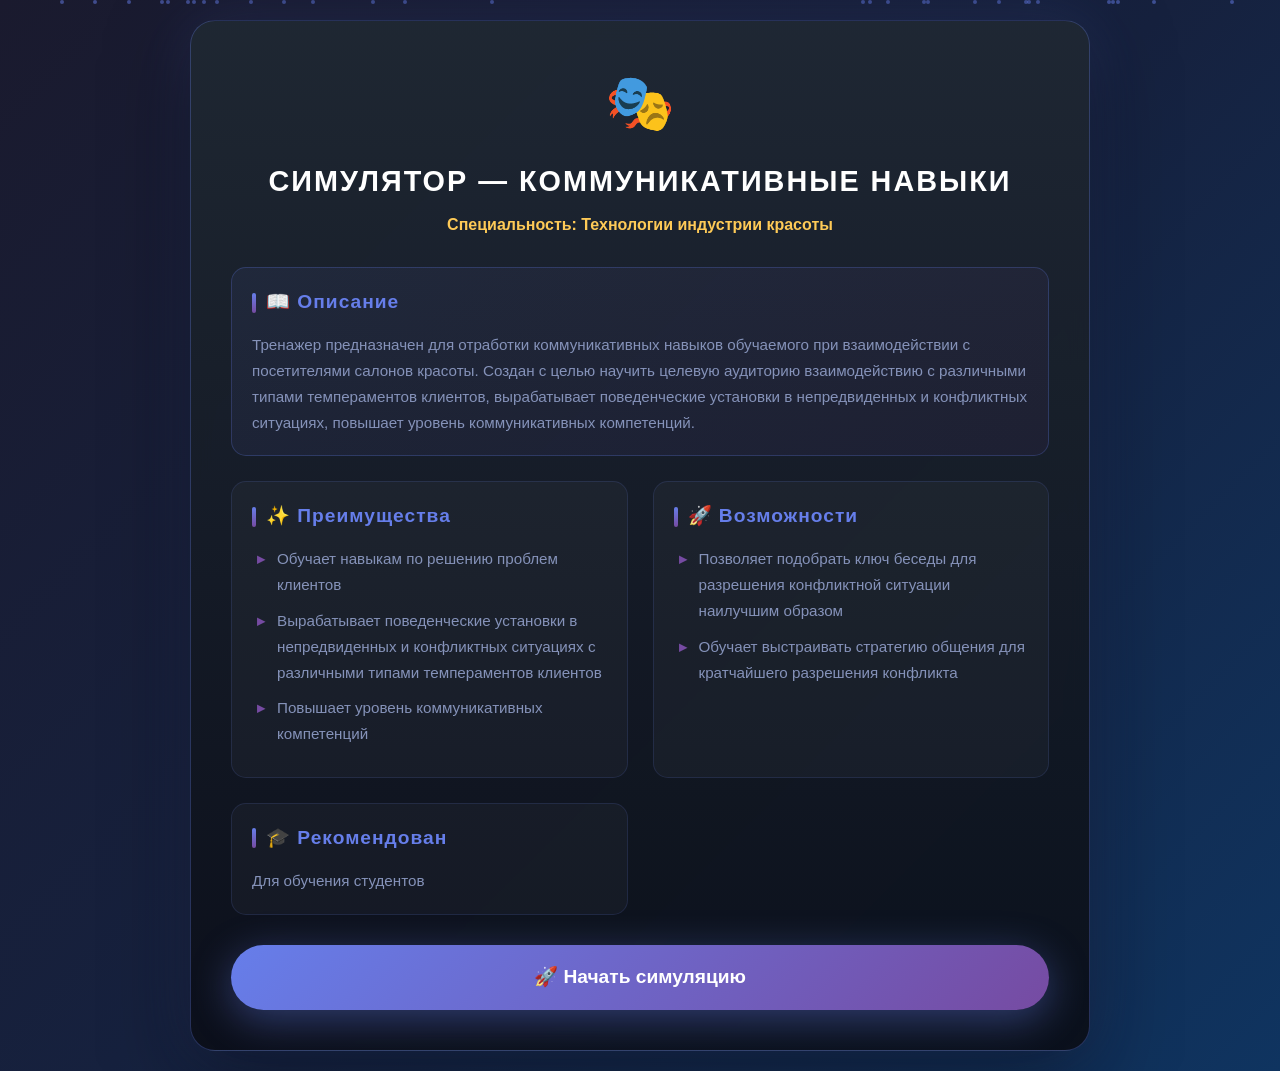
<file: index.html>
<!DOCTYPE html>
<html lang="ru">
<head>
    <meta charset="UTF-8">
    <meta name="viewport" content="width=device-width, initial-scale=1.0, maximum-scale=1.0, user-scalable=no">
    <meta name="theme-color" content="#1a1a2e">
    <meta name="mobile-web-app-capable" content="yes">
    <meta name="apple-mobile-web-app-capable" content="yes">
    <meta name="apple-mobile-web-app-status-bar-style" content="black-translucent">
    <meta name="description" content="Симулятор коммуникативных навыков для индустрии красоты">
    <link rel="icon" type="image/svg+xml" href="favicon.svg">
    <link rel="apple-touch-icon" href="favicon.svg">
    <title>Симулятор — Коммуникативные навыки</title>
    <style>
        :root {
            --bg-primary: #1a1a2e;
            --bg-secondary: #16213e;
            --bg-tertiary: #0f3460;
            --accent-primary: #667eea;
            --accent-secondary: #764ba2;
            --text-primary: #ffffff;
            --text-secondary: #8592b9;
            --text-gold: #feca57;
        }

        * {
            margin: 0;
            padding: 0;
            box-sizing: border-box;
        }

        html {
            font-size: 16px;
            -webkit-text-size-adjust: 100%;
            background: #0f0c29;
        }

        body {
            font-family: -apple-system, BlinkMacSystemFont, 'Segoe UI', Tahoma, Geneva, Verdana, sans-serif;
            background: linear-gradient(135deg, var(--bg-primary) 0%, var(--bg-secondary) 50%, var(--bg-tertiary) 100%);
            background-color: var(--bg-primary);
            min-height: 100vh;
            min-height: -webkit-fill-available;
            display: flex;
            justify-content: center;
            align-items: center;
            padding: 20px;
            overflow-y: auto;
            line-height: 1.5;
        }

        .particles {
            position: fixed;
            top: 0;
            left: 0;
            width: 100%;
            height: 100%;
            pointer-events: none;
            overflow: hidden;
            z-index: 0;
        }

        .particle {
            position: absolute;
            width: 4px;
            height: 4px;
            background: rgba(102, 126, 234, 0.5);
            border-radius: 50%;
            animation: float 15s infinite;
        }

        @keyframes float {
            0%, 100% {
                transform: translateY(100vh) rotate(0deg);
                opacity: 0;
            }
            10% { opacity: 1; }
            90% { opacity: 1; }
            100% {
                transform: translateY(-100vh) rotate(720deg);
                opacity: 0;
            }
        }

        .container {
            background: linear-gradient(180deg, rgba(31, 40, 51, 0.95) 0%, rgba(11, 15, 25, 0.95) 100%);
            border-radius: 25px;
            box-shadow: 0 25px 80px rgba(0, 0, 0, 0.5),
                        0 0 60px rgba(102, 126, 234, 0.2);
            border: 1px solid rgba(102, 126, 234, 0.3);
            max-width: 900px;
            width: 100%;
            padding: clamp(25px, 5vw, 40px);
            z-index: 1;
            animation: slideUp 0.8s ease-out;
            backdrop-filter: blur(10px);
        }

        @keyframes slideUp {
            from {
                opacity: 0;
                transform: translateY(50px);
            }
            to {
                opacity: 1;
                transform: translateY(0);
            }
        }

        .header {
            text-align: center;
            margin-bottom: 30px;
        }

        .logo {
            font-size: clamp(2.5rem, 6vw, 3.5rem);
            margin-bottom: 15px;
            animation: pulse 2s ease-in-out infinite;
        }

        @keyframes pulse {
            0%, 100% { transform: scale(1); }
            50% { transform: scale(1.1); }
        }

        h1 {
            color: var(--text-primary);
            font-size: clamp(1.3rem, 4vw, 1.8rem);
            margin-bottom: 10px;
            font-weight: 700;
            letter-spacing: 2px;
            text-transform: uppercase;
        }

        .specialty {
            color: var(--text-gold);
            font-size: clamp(0.85rem, 2vw, 1rem);
            font-weight: 600;
            margin-top: 8px;
        }

        .content-grid {
            display: grid;
            grid-template-columns: repeat(auto-fit, minmax(280px, 1fr));
            gap: 25px;
            margin-bottom: 30px;
        }

        .section {
            background: rgba(255, 255, 255, 0.03);
            border: 1px solid rgba(102, 126, 234, 0.15);
            border-radius: 15px;
            padding: 20px;
            transition: all 0.3s ease;
        }

        .section:hover {
            background: rgba(102, 126, 234, 0.08);
            border-color: rgba(102, 126, 234, 0.4);
            transform: translateY(-3px);
        }

        .section h2 {
            color: var(--accent-primary);
            font-size: clamp(1rem, 2.5vw, 1.2rem);
            margin-bottom: 15px;
            font-weight: 700;
            letter-spacing: 1px;
            display: flex;
            align-items: center;
            gap: 10px;
        }

        .section h2::before {
            content: '';
            width: 4px;
            height: 20px;
            background: linear-gradient(180deg, var(--accent-primary), var(--accent-secondary));
            border-radius: 2px;
        }

        .section p, .section li {
            color: var(--text-secondary);
            font-size: clamp(0.85rem, 2vw, 0.95rem);
            line-height: 1.7;
        }

        .section ul {
            list-style: none;
            padding-left: 5px;
        }

        .section li {
            margin-bottom: 10px;
            padding-left: 20px;
            position: relative;
        }

        .section li::before {
            content: '▸';
            position: absolute;
            left: 0;
            color: var(--accent-secondary);
            font-weight: bold;
        }

        .description-full {
            grid-column: 1 / -1;
            background: linear-gradient(135deg, rgba(102, 126, 234, 0.08) 0%, rgba(118, 75, 162, 0.08) 100%);
            border-color: rgba(102, 126, 234, 0.25);
        }

        .start-btn {
            background: linear-gradient(135deg, var(--accent-primary) 0%, var(--accent-secondary) 100%);
            color: var(--text-primary);
            border: none;
            border-radius: 50px;
            padding: clamp(14px, 4vw, 18px) clamp(40px, 10vw, 80px);
            font-size: clamp(1rem, 3vw, 1.2rem);
            font-weight: bold;
            cursor: pointer;
            transition: all 0.3s ease;
            display: block;
            margin: 0 auto;
            box-shadow: 0 10px 40px rgba(102, 126, 234, 0.4);
            text-decoration: none;
            text-align: center;
            will-change: transform, box-shadow;
        }

        .start-btn:hover {
            transform: translateY(-3px) scale(1.05);
            box-shadow: 0 15px 50px rgba(102, 126, 234, 0.6);
        }

        .start-btn:active {
            transform: translateY(-1px) scale(1.03);
        }

        .start-btn:focus {
            outline: 3px solid rgba(102, 126, 234, 0.5);
            outline-offset: 3px;
        }

        @media (max-width: 600px) {
            .content-grid {
                grid-template-columns: 1fr;
            }

            .description-full {
                grid-column: 1;
            }
        }

        @media (prefers-reduced-motion: reduce) {
            *, *::before, *::after {
                animation-duration: 0.01ms !important;
                transition-duration: 0.01ms !important;
            }
            .particles { display: none; }
        }

        @media print {
            body { background: white; padding: 0; }
            .particles, .start-btn { display: none; }
            .container { box-shadow: none; border: 1px solid #ccc; }
        }
    </style>
</head>
<body>
    <div class="particles" id="particles" aria-hidden="true"></div>

    <main class="container" role="main">
        <header class="header">
            <div class="logo" aria-label="Логотип">🎭</div>
            <h1>Симулятор — Коммуникативные навыки</h1>
            <p class="specialty">Специальность: Технологии индустрии красоты</p>
        </header>

        <div class="content-grid">
            <section class="section description-full">
                <h2>📖 Описание</h2>
                <p>Тренажер предназначен для отработки коммуникативных навыков обучаемого при взаимодействии с посетителями салонов красоты. Создан с целью научить целевую аудиторию взаимодействию с различными типами темпераментов клиентов, вырабатывает поведенческие установки в непредвиденных и конфликтных ситуациях, повышает уровень коммуникативных компетенций.</p>
            </section>

            <section class="section">
                <h2>✨ Преимущества</h2>
                <ul>
                    <li>Обучает навыкам по решению проблем клиентов</li>
                    <li>Вырабатывает поведенческие установки в непредвиденных и конфликтных ситуациях с различными типами темпераментов клиентов</li>
                    <li>Повышает уровень коммуникативных компетенций</li>
                </ul>
            </section>

            <section class="section">
                <h2>🚀 Возможности</h2>
                <ul>
                    <li>Позволяет подобрать ключ беседы для разрешения конфликтной ситуации наилучшим образом</li>
                    <li>Обучает выстраивать стратегию общения для кратчайшего разрешения конфликта</li>
                </ul>
            </section>

            <section class="section">
                <h2>🎓 Рекомендован</h2>
                <p>Для обучения студентов</p>
            </section>
        </div>

        <a href="start.html" class="start-btn" role="button" aria-label="Начать симуляцию">
            🚀 Начать симуляцию
        </a>
    </main>

    <script>
        function createParticles() {
            const container = document.getElementById('particles');
            if (window.matchMedia('(prefers-reduced-motion: reduce)').matches) return;

            const isMobile = window.innerWidth < 600;
            const particleCount = isMobile ? 15 : 30;

            for (let i = 0; i < particleCount; i++) {
                const particle = document.createElement('div');
                particle.className = 'particle';
                particle.style.left = Math.random() * 100 + '%';
                particle.style.animationDelay = Math.random() * 15 + 's';
                particle.style.animationDuration = (Math.random() * 10 + 10) + 's';
                container.appendChild(particle);
            }
        }

        if (document.readyState === 'loading') {
            document.addEventListener('DOMContentLoaded', createParticles);
        } else {
            createParticles();
        }

        document.addEventListener('visibilitychange', function() {
            const particles = document.querySelectorAll('.particle');
            particles.forEach(p => p.style.animationPlayState = document.hidden ? 'paused' : 'running');
        });
    </script>
</body>
</html>
</file>
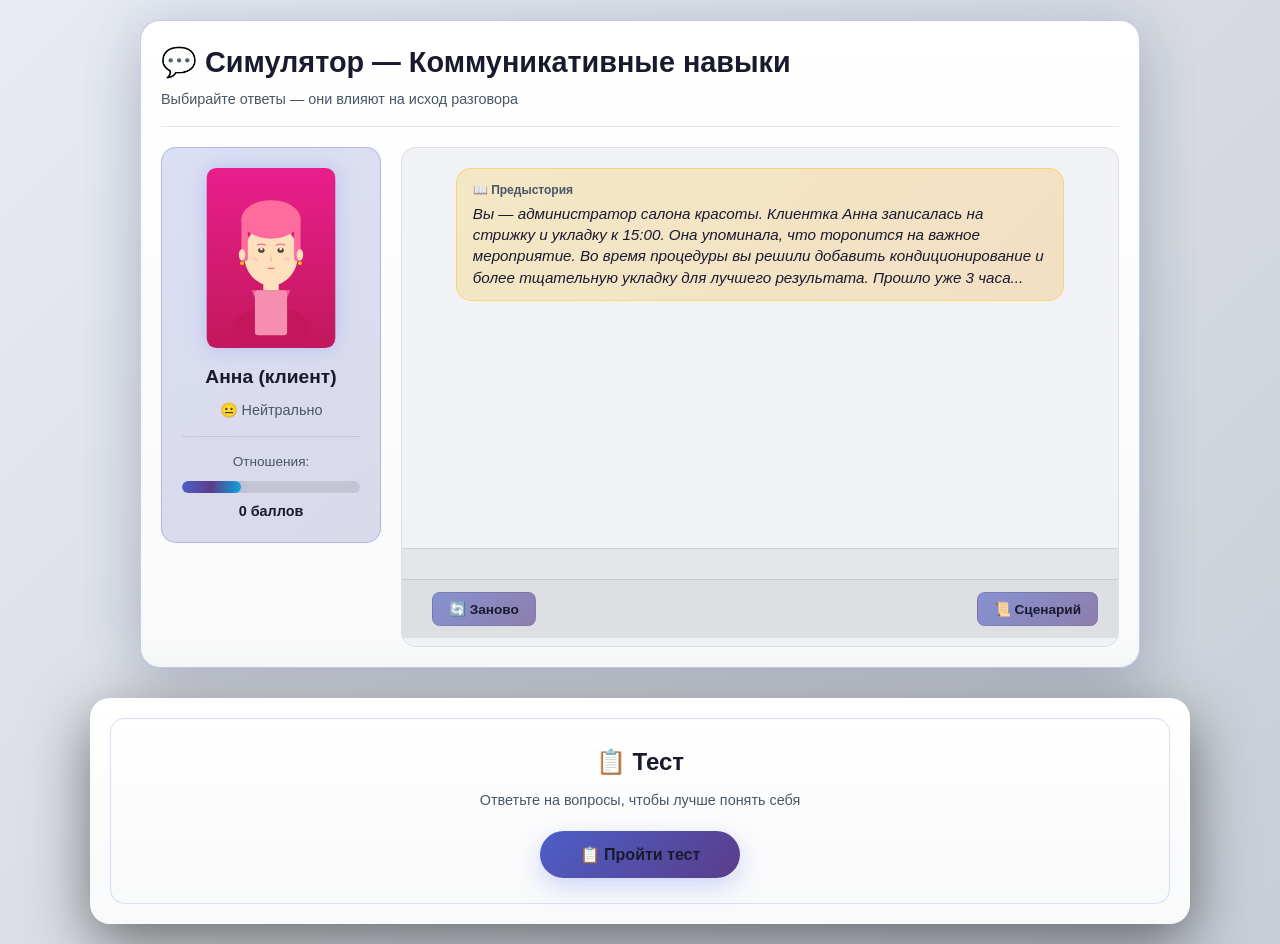
<file: start.html>
<!DOCTYPE html>
<html lang="ru">
<head>
    <meta charset="UTF-8">
    <meta name="viewport" content="width=device-width, initial-scale=1.0, maximum-scale=1.0, user-scalable=no, viewport-fit=cover">
    <meta name="theme-color" content="#1a1a2e">
    <meta name="mobile-web-app-capable" content="yes">
    <meta name="apple-mobile-web-app-capable" content="yes">
    <meta name="apple-mobile-web-app-status-bar-style" content="black-translucent">
    <meta name="format-detection" content="telephone=no">
    <link rel="icon" type="image/svg+xml" href="./favicon.svg">
    <link rel="shortcut icon" type="image/svg+xml" href="./favicon.svg">
    <link rel="apple-touch-icon" href="./favicon.svg">
    <title>Симулятор — Коммуникативные навыки</title>
    <link rel="stylesheet" href="style.css?v=4">
</head>
<body>
    <div class="messenger-container">
        <header class="messenger-header">
            <div class="header-content">
                <h1>💬 Симулятор — Коммуникативные навыки</h1>
                <p class="subtitle">Выбирайте ответы — они влияют на исход разговора</p>
            </div>
        </header>

        <div class="chat-area">
            <div class="npc-panel">
                <div class="npc-avatar-large" id="npc-avatar-container"></div>
                <div class="npc-info">
                    <div class="npc-name" id="npc-name">Собеседник</div>
                    <div class="npc-mood" id="npc-mood">😊 Нейтрально</div>
                </div>
                <div class="relationship-display">
                    <span>Отношения:</span>
                    <div class="mini-meter">
                        <div class="mini-fill" id="relationship-meter"></div>
                    </div>
                    <span id="relationship-value">50%</span>
                </div>
            </div>

            <div class="chat-window">
                <div class="chat-messages" id="chat-messages"></div>

                <div class="chat-input-area">
                    <div class="choices-container" id="choices-container"></div>
                </div>

                <div class="chat-footer">
                    <button class="btn btn-restart" id="restart-btn">🔄 Заново</button>
                    <button class="btn btn-scenario" id="scenario-btn">📜 Сценарий</button>
                </div>
            </div>
        </div>

        <div class="scenario-selector" id="scenario-selector">
            <h3>Выберите сценарий:</h3>
            <div class="scenario-options">
                <button class="scenario-option" data-scenario="duration">⏱️ Недовольство длительностью процедуры</button>
                <button class="scenario-option" data-scenario="haircut">✂️ Недовольство результатом стрижки</button>
                <button class="scenario-option" data-scenario="manicure">💅 Отслойка покрытия после маникюра</button>
                <button class="scenario-option" data-scenario="nailDesign">💅 Конфликт из-за несогласованного дизайна</button>
                <button class="scenario-option" data-scenario="clientRedistribution">👥 Конфликт из-за перераспределения клиентов</button>
                <button class="scenario-option" data-scenario="equipmentDispute">🔥 Спор из-за оборудования</button>
                <button class="scenario-option" data-scenario="clientLate">⏰ Спор из-за опоздания клиента</button>
            </div>
        </div>
    </div>

    <div class="test-section" id="test-section">
        <div class="test-container">
            <h2>📋 Тест</h2>
            <p class="test-description">Ответьте на вопросы, чтобы лучше понять себя</p>
            <div class="test-questions" id="test-questions"></div>
            <button class="btn btn-test" id="show-test-btn">📋 Пройти тест</button>
            <button class="btn btn-submit" id="submit-test-btn">✅ Показать результат</button>
        </div>

        <div class="test-result" id="test-result">
            <h3>📊 Результаты теста</h3>
            <div id="result-content"></div>
            <button class="btn btn-restart" id="restart-test-btn">🔄 Пройти заново</button>
        </div>
    </div>

    <div class="ending-modal" id="ending-modal">
        <div class="ending-content">
            <h2 id="ending-title">🎉 Отличная концовка!</h2>
            <p id="ending-text">Текст концовки</p>
            <p class="ending-stats"><strong>Итоговые отношения: <span id="ending-relationship">50%</span></strong></p>
            <div class="ending-buttons">
                <button class="btn btn-restart" id="ending-restart-btn">🔄 Сыграть снова</button>
                <button class="btn btn-scenario" id="ending-scenario-btn">📜 Другой сценарий</button>
            </div>
        </div>
    </div>

    <script src="dialogues.js?v=13" charset="UTF-8"></script>
    <script src="script.js?v=11" charset="UTF-8"></script>
    <script charset="UTF-8">
        document.addEventListener('DOMContentLoaded', function() {
            const testQuestions = [
            { id: 1, text: "Я думаю, что меня недооценивают в коллективе" },
            { id: 2, text: "Я стараюсь работать, учиться, даже если бываю не совсем здоров" },
            { id: 3, text: "Я переживаю за качество своей работы" },
            { id: 4, text: "Я бываю, настроен агрессивно" },
            { id: 5, text: "Я не терплю критики в свой адрес" },
            { id: 6, text: "Я бываю раздражителен" },
            { id: 7, text: "Я стараюсь быть лидером там, где это возможно" },
            { id: 8, text: "Меня считают человеком настойчивым и напористым" },
            { id: 9, text: "Я страдаю бессонницей" },
            { id: 10, text: "Своим недругам я могу дать отпор" },
            { id: 11, text: "Я эмоционально и болезненно переживаю неприятности" },
            { id: 12, text: "У меня не хватает времени на отдых" },
            { id: 13, text: "У меня возникают конфликтные ситуации" },
            { id: 14, text: "Мне недостает власти, чтобы реализовать себя" },
            { id: 15, text: "У меня не хватает времени, чтобы заняться любимым делом" },
            { id: 16, text: "Я все делаю быстро" },
            { id: 17, text: "Я испытываю страх, что не поступлю в институт" },
            { id: 18, text: "Я действую сгоряча, а затем переживаю за свои дела и поступки" }
        ];

        const answerOptions = [
            { value: 1, text: "редко" },
            { value: 2, text: "иногда" },
            { value: 3, text: "часто" }
        ];

        let testAnswers = {};
        let currentQuestionIndex = 0;

        const testQuestionsContainer = document.getElementById('test-questions');
        const showTestBtn = document.getElementById('show-test-btn');
        const submitTestBtn = document.getElementById('submit-test-btn');
        const testResult = document.getElementById('test-result');
        const resultContent = document.getElementById('result-content');
        const restartTestBtn = document.getElementById('restart-test-btn');

        function renderQuestion(index) {
            testQuestionsContainer.innerHTML = '';
            if (index >= testQuestions.length) {
                submitTestBtn.classList.add('active');
                return;
            }
            const q = testQuestions[index];
            const questionDiv = document.createElement('div');
            questionDiv.className = 'test-question';
            questionDiv.style.animation = 'slideUp 0.3s ease';
            const questionText = document.createElement('p');
            questionText.className = 'question-text';
            questionText.textContent = `${index + 1}. ${q.text}`;
            const answersDiv = document.createElement('div');
            answersDiv.className = 'question-answers';
            answerOptions.forEach(opt => {
                const label = document.createElement('label');
                label.className = 'answer-option';
                const radio = document.createElement('input');
                radio.type = 'radio';
                radio.name = `question-${q.id}`;
                radio.value = opt.value;
                radio.addEventListener('change', () => {
                    testAnswers[q.id] = opt.value;
                    setTimeout(() => {
                        currentQuestionIndex++;
                        renderQuestion(currentQuestionIndex);
                    }, 300);
                });
                const span = document.createElement('span');
                span.textContent = opt.text;
                label.appendChild(radio);
                label.appendChild(span);
                answersDiv.appendChild(label);
            });
            const progressDiv = document.createElement('div');
            progressDiv.className = 'test-progress';
            progressDiv.textContent = `Вопрос ${index + 1} из ${testQuestions.length}`;
            questionDiv.appendChild(progressDiv);
            questionDiv.appendChild(questionText);
            questionDiv.appendChild(answersDiv);
            testQuestionsContainer.appendChild(questionDiv);
        }

        function initTest() {
            testAnswers = {};
            currentQuestionIndex = 0;
            renderQuestion(0);
            testResult.classList.remove('active');
        }

        if (showTestBtn) {
            showTestBtn.addEventListener('click', () => {
                testQuestionsContainer.classList.add('active');
                showTestBtn.classList.add('hidden');
                submitTestBtn.classList.remove('active');
                initTest();
            });
        }

        if (submitTestBtn) {
            submitTestBtn.addEventListener('click', () => {
                showTestResult();
            });
        }

        function showTestResult() {
            let totalScore = 0;
            Object.values(testAnswers).forEach(value => {
                totalScore += value;
            });
            const maxScore = testQuestions.length * 3;
            const percentage = (totalScore / maxScore) * 100;
            let resultText, resultColor, recommendation;
            if (percentage <= 40) {
                resultText = "Низкий уровень стресса";
                resultColor = "#48dbfb";
                recommendation = "У вас отличное эмоциональное состояние! Продолжайте в том же духе.";
            } else if (percentage <= 60) {
                resultText = "Средний уровень стресса";
                resultColor = "#feca57";
                recommendation = "Умеренный уровень напряжения. Рекомендуется больше отдыхать и находить время для себя.";
            } else if (percentage <= 75) {
                resultText = "Повышенный уровень стресса";
                resultColor = "#ff9f43";
                recommendation = "Вам стоит обратить внимание на своё состояние. Рассмотрите возможность отдыха, медитации или консультации со специалистом.";
            } else {
                resultText = "Высокий уровень стресса";
                resultColor = "#ff6b6b";
                recommendation = "Рекомендуется обратиться к специалисту для получения профессиональной поддержки.";
            }
            resultContent.innerHTML = `
                <div class="result-score">
                    <p><strong>Суммарный балл:</strong> ${totalScore} из ${maxScore}</p>
                    <p><strong>Процент:</strong> ${Math.round(percentage)}%</p>
                </div>
                <div class="result-diagnosis" style="color: ${resultColor}">
                    <h4>${resultText}</h4>
                </div>
                <div class="result-recommendation">
                    <p>${recommendation}</p>
                </div>
            `;
            testResult.classList.add('active');
            testQuestionsContainer.classList.remove('active');
            submitTestBtn.classList.remove('active');
        }

        if (restartTestBtn) {
            restartTestBtn.addEventListener('click', () => {
                testResult.classList.remove('active');
                testQuestionsContainer.classList.add('active');
                submitTestBtn.classList.remove('active');
                showTestBtn.classList.remove('hidden');
                initTest();
            });
        }
    });
    </script>
</body>
</html>
</file>
<file: style.css>
/* ===== CSS Переменные ===== */
:root {
    --bg-primary: #1a1a2e;
    --bg-secondary: #16213e;
    --bg-gradient: #0f0c29;
    --bg-gradient-mid: #302b63;
    --bg-gradient-end: #24243e;
    --accent-primary: #667eea;
    --accent-secondary: #764ba2;
    --accent-cyan: #48dbfb;
    --text-primary: #ffffff;
    --text-secondary: #888888;
    --text-muted: #667;
    --border-light: rgba(255, 255, 255, 0.1);
    --border-accent: rgba(102, 126, 234, 0.3);
}

/* ===== iOS Safari фиксы ===== */
@supports (-webkit-touch-callout: none) {
    body {
        background: #0f0c29;
    }
    
    .messenger-container {
        background: #1a1a2e;
    }
    
    .chat-window {
        background: rgba(20, 20, 35, 0.9);
    }
    
    .npc-panel {
        background: rgba(102, 126, 234, 0.15);
    }
}

/* ===== Базовые стили ===== */
* {
    margin: 0;
    padding: 0;
    box-sizing: border-box;
}

/* Фикс для iOS Safari - предотвращаем белый экран */
html {
    background: #0f0c29;
}

html {
    font-size: 16px;
    -webkit-text-size-adjust: 100%;
    -webkit-font-smoothing: antialiased;
    -moz-osx-font-smoothing: grayscale;
}

body {
    font-family: -apple-system, BlinkMacSystemFont, 'Segoe UI', Tahoma, Geneva, Verdana, sans-serif;
    background: linear-gradient(135deg, var(--bg-gradient) 0%, var(--bg-gradient-mid) 50%, var(--bg-gradient-end) 100%);
    background-color: var(--bg-gradient);
    min-height: 100vh;
    min-height: -webkit-fill-available;
    display: block;
    padding: clamp(10px, 2vw, 20px);
    line-height: 1.5;
    overflow-x: hidden;
}

/* ===== Контейнер мессенджера ===== */
.messenger-container {
    background: linear-gradient(180deg, var(--bg-primary) 0%, var(--bg-secondary) 100%);
    background-color: var(--bg-primary);
    border-radius: clamp(15px, 3vw, 20px);
    box-shadow: 0 20px 60px rgba(0, 0, 0, 0.5),
                0 0 60px rgba(102, 126, 234, 0.2);
    border: 1px solid var(--border-accent);
    max-width: 1100px;
    width: 100%;
    padding: clamp(15px, 3vw, 20px);
    margin: 0 auto;
    animation: fadeIn 0.5s ease-in;
    position: relative;
    z-index: 1;
}

@keyframes fadeIn {
    from {
        opacity: 0;
        transform: translateY(20px);
    }
    to {
        opacity: 1;
        transform: translateY(0);
    }
}

/* ===== Заголовок ===== */
.messenger-header {
    display: flex;
    justify-content: space-between;
    align-items: center;
    padding-bottom: clamp(10px, 2vw, 15px);
    border-bottom: 1px solid var(--border-light);
    margin-bottom: clamp(15px, 3vw, 20px);
}

.header-content h1 {
    color: var(--text-primary);
    font-size: clamp(1.2rem, 4vw, 1.8rem);
    margin-bottom: 5px;
    font-weight: 700;
}

.subtitle {
    color: var(--text-secondary);
    font-size: clamp(0.75rem, 2vw, 0.9rem);
}

/* ===== Область чата ===== */
.chat-area {
    display: grid !important;
    grid-template-columns: 220px 1fr;
    gap: clamp(15px, 3vw, 20px);
    min-height: clamp(400px, 60vh, 500px);
}

/* ===== Панель NPC ===== */
.npc-panel {
    background: linear-gradient(135deg, rgba(102, 126, 234, 0.15) 0%, rgba(118, 75, 162, 0.15) 100%);
    border: 1px solid var(--border-accent);
    border-radius: clamp(12px, 2vw, 15px);
    padding: clamp(15px, 3vw, 20px);
    text-align: center;
    height: fit-content;
    display: block !important;
}

.npc-avatar-large {
    width: clamp(100px, 15vw, 140px);
    height: clamp(130px, 20vw, 180px);
    margin: 0 auto clamp(10px, 2vw, 15px);
    display: block !important;
}

.npc-avatar-large svg {
    width: 100%;
    height: 100%;
    filter: drop-shadow(0 0 10px rgba(102, 126, 234, 0.3));
    display: block !important;
}

.npc-name {
    font-size: clamp(1rem, 2.5vw, 1.2rem);
    font-weight: bold;
    color: var(--text-primary) !important;
    margin-bottom: 8px;
    display: block !important;
}

.npc-mood {
    font-size: clamp(0.75rem, 2vw, 0.9rem);
    color: #ccc !important;
    margin-bottom: clamp(10px, 2vw, 15px);
    display: block !important;
}

.relationship-display {
    display: flex;
    flex-direction: column;
    align-items: center;
    gap: 8px;
    padding-top: clamp(10px, 2vw, 15px);
    border-top: 1px solid var(--border-light);
}

.relationship-display span {
    color: var(--text-secondary);
    font-size: clamp(0.75rem, 2vw, 0.85rem);
}

.mini-meter {
    width: 100%;
    height: clamp(10px, 1.5vw, 12px);
    background: rgba(255, 255, 255, 0.1);
    border-radius: clamp(5px, 1vw, 6px);
    overflow: hidden;
}

.mini-fill {
    height: 100%;
    background: linear-gradient(90deg, var(--accent-primary) 0%, var(--accent-secondary) 50%, var(--accent-cyan) 100%);
    transition: width 0.5s ease;
    border-radius: clamp(5px, 1vw, 6px);
    box-shadow: 0 0 8px rgba(102, 126, 234, 0.4);
}

#relationship-value {
    color: var(--text-primary);
    font-size: clamp(0.8rem, 2vw, 0.9rem);
    font-weight: bold;
}

/* ===== Окно чата ===== */
.chat-window {
    background: rgba(20, 20, 35, 0.8);
    border: 1px solid rgba(255, 255, 255, 0.05);
    border-radius: clamp(12px, 2vw, 15px);
    display: flex;
    flex-direction: column;
    overflow: hidden;
}

.chat-messages {
    flex: 1;
    padding: clamp(15px, 3vw, 20px);
    overflow-y: auto;
    min-height: clamp(250px, 40vh, 300px);
    max-height: clamp(300px, 50vh, 400px);
    display: flex;
    flex-direction: column;
}

.chat-messages::-webkit-scrollbar {
    width: 8px;
}

.chat-messages::-webkit-scrollbar-track {
    background: rgba(255, 255, 255, 0.05);
    border-radius: 4px;
}

.chat-messages::-webkit-scrollbar-thumb {
    background: rgba(102, 126, 234, 0.5);
    border-radius: 4px;
}

/* ===== Сообщения ===== */
.message {
    max-width: clamp(75%, 85vw, 80%);
    padding: clamp(10px, 2vw, 12px) clamp(14px, 3vw, 16px);
    border-radius: 15px;
    animation: messageSlide 0.3s ease;
    line-height: 1.5;
    margin-bottom: clamp(10px, 2vw, 12px);
    display: block !important;
}

@keyframes messageSlide {
    from {
        opacity: 0;
        transform: translateY(10px);
    }
    to {
        opacity: 1;
        transform: translateY(0);
    }
}

.message.npc {
    align-self: flex-start;
    background: linear-gradient(135deg, rgba(102, 126, 234, 0.4) 0%, rgba(118, 75, 162, 0.4) 100%);
    border: 1px solid rgba(102, 126, 234, 0.3);
    color: #ffffff !important;
    border-bottom-left-radius: 5px;
}

.message.player {
    align-self: flex-end;
    background: linear-gradient(135deg, rgba(72, 219, 251, 0.4) 0%, rgba(41, 128, 185, 0.4) 100%);
    border: 1px solid rgba(72, 219, 251, 0.3);
    color: #ffffff !important;
    border-bottom-right-radius: 5px;
}

.message.backstory {
    align-self: center;
    background: linear-gradient(135deg, rgba(255, 202, 87, 0.3) 0%, rgba(255, 167, 38, 0.3) 100%);
    border: 1px solid rgba(255, 202, 87, 0.4);
    color: #ffd54f !important;
    border-radius: 15px;
    margin-bottom: 20px;
    max-width: 90%;
}

.message.backstory .message-sender {
    color: #ffb74d;
    font-weight: bold;
}

.message.backstory .message-text {
    font-style: italic;
    color: #ffe082;
}

.message-sender {
    font-size: clamp(0.65rem, 1.5vw, 0.75rem);
    color: #ddd !important;
    margin-bottom: 4px;
    font-weight: 600;
    display: block !important;
}

.message-text {
    font-size: clamp(0.85rem, 2vw, 0.95rem);
    line-height: 1.4;
    color: #ffffff !important;
    display: block !important;
}

/* ===== Область ввода ===== */
.chat-input-area {
    padding: clamp(12px, 2vw, 15px) clamp(15px, 3vw, 20px);
    background: rgba(0, 0, 0, 0.2);
    border-top: 1px solid var(--border-light);
}

.choices-container {
    display: flex;
    flex-direction: column;
    gap: clamp(6px, 1vw, 8px);
}

.choice-btn {
    background: linear-gradient(135deg, rgba(102, 126, 234, 0.2) 0%, rgba(118, 75, 162, 0.2) 100%);
    border: 1px solid var(--border-accent);
    border-radius: clamp(8px, 1.5vw, 10px);
    padding: clamp(10px, 2vw, 12px) clamp(14px, 3vw, 16px);
    font-size: clamp(0.8rem, 2vw, 0.9rem);
    color: #e0e0e0;
    cursor: pointer;
    transition: all 0.25s ease;
    text-align: left;
    font-family: inherit;
}

.choice-btn:hover {
    background: linear-gradient(135deg, rgba(102, 126, 234, 0.35) 0%, rgba(118, 75, 162, 0.35) 100%);
    border-color: rgba(102, 126, 234, 0.5);
    transform: translateX(5px);
    color: var(--text-primary);
}

.choice-btn:active {
    transform: translateX(5px) scale(0.98);
}

/* ===== Подвал чата ===== */
.chat-footer {
    display: flex;
    justify-content: space-between;
    align-items: center;
    padding: clamp(10px, 2vw, 12px) clamp(15px, 3vw, 20px);
    background: rgba(0, 0, 0, 0.3);
    border-top: 1px solid var(--border-light);
}

.scene-indicator {
    color: var(--text-secondary);
    font-size: clamp(0.75rem, 1.5vw, 0.85rem);
}

.scene-indicator strong {
    color: var(--accent-primary);
}

/* ===== Кнопки ===== */
.btn {
    padding: clamp(7px, 1.5vw, 8px) clamp(14px, 2vw, 16px);
    font-size: clamp(0.75rem, 1.5vw, 0.85rem);
    border: 1px solid var(--border-light);
    border-radius: clamp(6px, 1vw, 8px);
    cursor: pointer;
    transition: all 0.25s ease;
    font-weight: 600;
    font-family: inherit;
}

.btn-restart {
    background: linear-gradient(135deg, rgba(102, 126, 234, 0.6) 0%, rgba(118, 75, 162, 0.6) 100%);
    color: var(--text-primary);
    margin-left: 10px;
}

.btn-restart:hover {
    background: linear-gradient(135deg, rgba(102, 126, 234, 0.9) 0%, rgba(118, 75, 162, 0.9) 100%);
    transform: translateY(-2px);
    box-shadow: 0 4px 15px rgba(102, 126, 234, 0.3);
}

.btn-scenario {
    background: linear-gradient(135deg, rgba(102, 126, 234, 0.6) 0%, rgba(118, 75, 162, 0.6) 100%);
    color: var(--text-primary);
    margin-left: clamp(6px, 1vw, 8px);
}

.btn-scenario:hover {
    background: linear-gradient(135deg, rgba(102, 126, 234, 0.9) 0%, rgba(118, 75, 162, 0.9) 100%);
    transform: translateY(-2px);
    box-shadow: 0 4px 15px rgba(102, 126, 234, 0.3);
}

/* ===== Селектор сценариев ===== */
.scenario-selector {
    display: none;
    background: rgba(255, 255, 255, 0.05);
    border-radius: clamp(10px, 2vw, 12px);
    padding: clamp(12px, 2vw, 15px);
    margin-top: clamp(10px, 2vw, 15px);
}

.scenario-selector.active {
    display: block;
    animation: slideDown 0.3s ease;
}

@keyframes slideDown {
    from {
        opacity: 0;
        transform: translateY(-10px);
    }
    to {
        opacity: 1;
        transform: translateY(0);
    }
}

@keyframes slideUp {
    from {
        opacity: 0;
        transform: translateY(20px);
    }
    to {
        opacity: 1;
        transform: translateY(0);
    }
}

.scenario-selector h3 {
    color: var(--text-primary);
    margin-bottom: clamp(10px, 2vw, 12px);
    text-align: center;
    font-size: clamp(0.9rem, 2vw, 1rem);
}

.scenario-options {
    display: flex;
    flex-wrap: wrap;
    gap: clamp(6px, 1vw, 8px);
    justify-content: center;
}

.scenario-option {
    flex: 1;
    min-width: clamp(120px, 25vw, 150px);
    max-width: clamp(200px, 40vw, 250px);
    padding: clamp(8px, 1.5vw, 10px) clamp(12px, 2vw, 14px);
    background: linear-gradient(135deg, rgba(102, 126, 234, 0.15) 0%, rgba(118, 75, 162, 0.15) 100%);
    border: 1px solid rgba(102, 126, 234, 0.25);
    border-radius: clamp(6px, 1vw, 8px);
    cursor: pointer;
    transition: all 0.25s ease;
    font-size: clamp(0.75rem, 1.5vw, 0.85rem);
    color: #e0e0e0;
    font-family: inherit;
    font-weight: 500;
}

.scenario-option:hover {
    border-color: rgba(102, 126, 234, 0.5);
    background: linear-gradient(135deg, rgba(102, 126, 234, 0.3) 0%, rgba(118, 75, 162, 0.3) 100%);
    transform: translateY(-2px);
    box-shadow: 0 4px 12px rgba(102, 126, 234, 0.25);
    color: var(--text-primary);
}

/* ===== Модальное окно ===== */
.ending-modal {
    display: none;
    position: fixed;
    top: 0;
    left: 0;
    width: 100%;
    height: 100%;
    background: rgba(0, 0, 0, 0.85);
    justify-content: center;
    align-items: center;
    z-index: 1000;
}

.ending-modal.active {
    display: flex;
}

.ending-content {
    background: linear-gradient(135deg, var(--bg-primary) 0%, var(--bg-secondary) 100%);
    border: 1px solid var(--border-accent);
    border-radius: clamp(15px, 3vw, 20px);
    padding: clamp(20px, 4vw, 30px);
    max-width: clamp(300px, 80vw, 450px);
    text-align: center;
    animation: zoomIn 0.3s ease;
    margin: clamp(10px, 2vw, 20px);
}

@keyframes zoomIn {
    from {
        transform: scale(0.8);
        opacity: 0;
    }
    to {
        transform: scale(1);
        opacity: 1;
    }
}

.ending-content h2 {
    font-size: clamp(1.2rem, 3vw, 1.5rem);
    margin-bottom: clamp(12px, 2vw, 15px);
    color: var(--accent-primary);
}

.ending-content p {
    font-size: clamp(0.85rem, 2vw, 1rem);
    color: #d0d0d0;
    margin-bottom: clamp(10px, 1.5vw, 12px);
    line-height: 1.5;
}

.ending-stats {
    font-size: clamp(0.95rem, 2vw, 1.1rem) !important;
    color: #feca57 !important;
    margin-bottom: clamp(15px, 2vw, 20px) !important;
}

.ending-buttons {
    display: flex;
    gap: clamp(8px, 1.5vw, 10px);
    justify-content: center;
    flex-wrap: wrap;
}

/* ===== Тест ===== */
.test-section {
    background: linear-gradient(180deg, var(--bg-primary) 0%, var(--bg-secondary) 100%);
    border-radius: clamp(15px, 3vw, 20px);
    box-shadow: 0 20px 60px rgba(0, 0, 0, 0.5);
    max-width: 1100px;
    width: 100%;
    padding: clamp(15px, 3vw, 20px);
    margin: clamp(20px, 4vw, 30px) auto 0;
    display: block;
    position: relative;
    z-index: 1;
}

.test-container {
    background: linear-gradient(135deg, rgba(102, 126, 234, 0.1) 0%, rgba(118, 75, 162, 0.1) 100%);
    border: 1px solid rgba(102, 126, 234, 0.2);
    border-radius: clamp(12px, 2vw, 15px);
    padding: clamp(20px, 4vw, 25px);
    text-align: center;
}

.test-container h2 {
    color: var(--text-primary);
    font-size: clamp(1.2rem, 3vw, 1.5rem);
    margin-bottom: 10px;
}

.test-description {
    color: var(--text-secondary);
    font-size: clamp(0.8rem, 2vw, 0.9rem);
    margin-bottom: clamp(15px, 3vw, 20px);
}

.test-questions {
    display: none;
    text-align: left;
    margin: clamp(15px, 3vw, 20px) 0;
    max-height: clamp(400px, 60vh, 500px);
    overflow-y: auto;
}

.test-questions.active {
    display: block;
}

.test-container .btn-test {
    display: inline-block;
}

.test-container .btn-submit {
    display: none;
}

.test-container .btn-submit.active {
    display: inline-block;
}

.test-container .btn-test.hidden {
    display: none;
}

.test-question {
    background: rgba(255, 255, 255, 0.03);
    border: 1px solid rgba(102, 126, 234, 0.15);
    border-radius: clamp(10px, 2vw, 12px);
    padding: clamp(12px, 2vw, 15px);
    margin-bottom: clamp(12px, 2vw, 15px);
    transition: all 0.3s ease;
}

.test-question:hover {
    background: rgba(102, 126, 234, 0.08);
    border-color: rgba(102, 126, 234, 0.3);
}

.question-text {
    color: #e0e0e0;
    font-size: clamp(0.85rem, 2vw, 0.95rem);
    margin-bottom: clamp(10px, 1.5vw, 12px);
    font-weight: 500;
}

.test-progress {
    color: var(--accent-primary);
    font-size: clamp(0.75rem, 1.5vw, 0.85rem);
    margin-bottom: 10px;
    font-weight: 600;
}

.question-answers {
    display: flex;
    gap: clamp(15px, 3vw, 20px);
    flex-wrap: wrap;
}

.answer-option {
    display: flex;
    align-items: center;
    gap: 8px;
    cursor: pointer;
    padding: clamp(6px, 1vw, 8px) clamp(12px, 2vw, 14px);
    background: rgba(255, 255, 255, 0.05);
    border-radius: clamp(6px, 1vw, 8px);
    transition: all 0.25s ease;
}

.answer-option:hover {
    background: rgba(102, 126, 234, 0.2);
}

.answer-option input[type="radio"] {
    width: clamp(16px, 3vw, 18px);
    height: clamp(16px, 3vw, 18px);
    cursor: pointer;
    accent-color: var(--accent-primary);
}

.answer-option span {
    color: #d0d0d0;
    font-size: clamp(0.8rem, 1.5vw, 0.9rem);
    text-transform: capitalize;
}

.btn-test {
    background: linear-gradient(135deg, var(--accent-primary) 0%, var(--accent-secondary) 100%);
    color: var(--text-primary);
    border: none;
    border-radius: 50px;
    padding: clamp(12px, 3vw, 14px) clamp(30px, 6vw, 40px);
    font-size: clamp(0.9rem, 2vw, 1rem);
    font-weight: bold;
    cursor: pointer;
    transition: all 0.3s ease;
    box-shadow: 0 8px 25px rgba(102, 126, 234, 0.3);
}

.btn-test:hover {
    transform: translateY(-3px);
    box-shadow: 0 12px 35px rgba(102, 126, 234, 0.5);
}

.btn-test.hidden {
    display: none;
}

.btn-submit {
    background: linear-gradient(135deg, #27ae60 0%, #2ecc71 100%);
    color: var(--text-primary);
    border: none;
    border-radius: 50px;
    padding: clamp(12px, 3vw, 14px) clamp(30px, 6vw, 40px);
    font-size: clamp(0.9rem, 2vw, 1rem);
    font-weight: bold;
    cursor: pointer;
    transition: all 0.3s ease;
    box-shadow: 0 8px 25px rgba(39, 174, 96, 0.3);
    display: none;
    margin-top: clamp(12px, 2vw, 15px);
}

.btn-submit.active {
    display: inline-block;
}

.btn-submit:hover {
    transform: translateY(-3px);
    box-shadow: 0 12px 35px rgba(39, 174, 96, 0.5);
}

.test-result {
    display: none;
    background: linear-gradient(135deg, rgba(102, 126, 234, 0.15) 0%, rgba(118, 75, 162, 0.15) 100%);
    border: 1px solid var(--border-accent);
    border-radius: clamp(12px, 2vw, 15px);
    padding: clamp(20px, 4vw, 25px);
    text-align: center;
    margin-top: clamp(15px, 3vw, 20px);
}

.test-result.active {
    display: block;
    animation: slideUp 0.5s ease;
}

.test-result h3 {
    color: var(--text-primary);
    font-size: clamp(1.1rem, 2.5vw, 1.3rem);
    margin-bottom: clamp(15px, 3vw, 20px);
}

.result-score {
    background: rgba(255, 255, 255, 0.05);
    border-radius: clamp(8px, 1.5vw, 10px);
    padding: clamp(12px, 2vw, 15px);
    margin-bottom: clamp(12px, 2vw, 15px);
}

.result-score p {
    color: #e0e0e0;
    font-size: clamp(0.9rem, 2vw, 1rem);
    margin: clamp(6px, 1vw, 8px) 0;
}

.result-diagnosis h4 {
    font-size: clamp(1rem, 2vw, 1.2rem);
    margin: clamp(12px, 2vw, 15px) 0;
    font-weight: bold;
}

.result-recommendation {
    background: rgba(255, 255, 255, 0.03);
    border-radius: clamp(8px, 1.5vw, 10px);
    padding: clamp(12px, 2vw, 15px);
    margin-top: clamp(12px, 2vw, 15px);
}

.result-recommendation p {
    color: #d0d0d0;
    font-size: clamp(0.85rem, 2vw, 0.95rem);
    line-height: 1.6;
}

#restart-test-btn {
    margin-top: clamp(15px, 3vw, 20px);
    background: linear-gradient(135deg, rgba(102, 126, 234, 0.6) 0%, rgba(118, 75, 162, 0.6) 100%);
    color: var(--text-primary);
    border: none;
    border-radius: 50px;
    padding: clamp(10px, 2vw, 12px) clamp(25px, 5vw, 35px);
    font-size: clamp(0.85rem, 1.5vw, 0.95rem);
    font-weight: bold;
    cursor: pointer;
    transition: all 0.3s ease;
}

#restart-test-btn:hover {
    transform: translateY(-2px);
    box-shadow: 0 8px 25px rgba(102, 126, 234, 0.4);
}

/* ===== Медиа-запросы ===== */

/* ===== Планшеты (до 1024px) ===== */
@media (max-width: 1024px) {
    .messenger-container {
        padding: clamp(12px, 2vw, 15px);
    }

    .chat-area {
        grid-template-columns: clamp(150px, 20vw, 180px) 1fr;
        gap: clamp(12px, 2vw, 15px);
    }

    .npc-avatar-large {
        width: clamp(80px, 12vw, 100px);
        height: clamp(100px, 15vw, 130px);
    }

    .npc-name {
        font-size: clamp(0.9rem, 2vw, 1rem);
    }

    .npc-mood {
        font-size: clamp(0.7rem, 1.5vw, 0.8rem);
    }
}

/* ===== Планшеты малые (до 768px) ===== */
@media (max-width: 768px) {
    body {
        padding: clamp(8px, 1.5vw, 10px);
    }

    .messenger-container {
        padding: clamp(10px, 2vw, 12px);
        border-radius: clamp(12px, 2vw, 15px);
    }

    .header-content h1 {
        font-size: clamp(1.1rem, 3vw, 1.4rem);
    }

    .subtitle {
        font-size: clamp(0.7rem, 1.5vw, 0.8rem);
    }

    .chat-area {
        grid-template-columns: 1fr;
        gap: clamp(10px, 2vw, 12px);
        min-height: auto;
    }

    .npc-panel {
        display: flex;
        align-items: center;
        gap: clamp(12px, 2vw, 15px);
        text-align: left;
        padding: clamp(10px, 2vw, 12px);
        flex-wrap: wrap;
        justify-content: center;
    }

    .npc-avatar-large {
        width: clamp(60px, 10vw, 70px);
        height: clamp(80px, 12vw, 90px);
        margin: 0;
    }

    .npc-info {
        flex: 1;
        min-width: clamp(100px, 20vw, 120px);
    }

    .npc-name {
        font-size: clamp(1rem, 2vw, 1.1rem);
    }

    .npc-mood {
        font-size: clamp(0.75rem, 1.5vw, 0.85rem);
    }

    .relationship-display {
        border-top: none;
        padding-top: 0;
        flex-direction: row;
        gap: clamp(8px, 1.5vw, 10px);
        width: 100%;
        justify-content: center;
    }

    .mini-meter {
        width: clamp(60px, 12vw, 80px);
        height: clamp(8px, 1.5vw, 10px);
    }

    .messenger-header {
        flex-direction: column;
        gap: clamp(8px, 1.5vw, 10px);
        text-align: center;
        padding-bottom: clamp(10px, 2vw, 12px);
    }

    .chat-messages {
        padding: clamp(12px, 2vw, 15px);
        gap: clamp(8px, 1vw, 10px);
        max-height: clamp(280px, 45vh, 350px);
        display: flex;
        flex-direction: column;
    }

    .message {
        max-width: clamp(80%, 90vw, 85%);
        padding: clamp(8px, 1.5vw, 10px) clamp(12px, 2vw, 12px);
        font-size: clamp(0.8rem, 1.5vw, 0.9rem);
    }

    .message-sender {
        font-size: clamp(0.6rem, 1.2vw, 0.7rem);
    }

    .message-text {
        font-size: clamp(0.8rem, 1.5vw, 0.9rem);
    }

    .choice-btn {
        padding: clamp(8px, 1.5vw, 10px) clamp(12px, 2vw, 12px);
        font-size: clamp(0.75rem, 1.5vw, 0.85rem);
    }

    .chat-input-area {
        padding: clamp(10px, 2vw, 12px) clamp(12px, 2vw, 15px);
    }

    .chat-footer {
        flex-direction: column;
        gap: clamp(8px, 1.5vw, 10px);
        text-align: center;
        padding: clamp(8px, 1.5vw, 10px) clamp(12px, 2vw, 15px);
    }

    .btn {
        width: 100%;
        margin: clamp(4px, 1vw, 5px) 0 0 0;
        padding: clamp(8px, 1.5vw, 10px) clamp(14px, 2vw, 16px);
        font-size: clamp(0.8rem, 1.5vw, 0.9rem);
    }

    .scenario-options {
        gap: clamp(5px, 1vw, 6px);
    }

    .scenario-option {
        min-width: 100%;
        max-width: none;
        padding: clamp(8px, 1.5vw, 10px) clamp(12px, 2vw, 14px);
        font-size: clamp(0.75rem, 1.5vw, 0.85rem);
    }

    .ending-content {
        padding: clamp(15px, 3vw, 20px);
        max-width: clamp(280px, 85vw, 90%);
    }

    .ending-content h2 {
        font-size: clamp(1.1rem, 2.5vw, 1.3rem);
    }

    .ending-content p {
        font-size: clamp(0.8rem, 1.5vw, 0.9rem);
    }

    .ending-buttons {
        flex-direction: column;
    }

    .ending-buttons .btn {
        width: 100%;
    }

    .test-container {
        padding: clamp(15px, 3vw, 20px);
    }

    .test-container h2 {
        font-size: clamp(1.1rem, 2.5vw, 1.3rem);
    }

    .test-description {
        font-size: clamp(0.75rem, 1.5vw, 0.85rem);
    }

    .test-question {
        padding: clamp(10px, 2vw, 12px);
    }

    .question-text {
        font-size: clamp(0.8rem, 1.5vw, 0.9rem);
    }

    .question-answers {
        gap: clamp(10px, 2vw, 15px);
    }

    .answer-option {
        padding: clamp(5px, 1vw, 6px) clamp(10px, 1.5vw, 12px);
    }

    .answer-option span {
        font-size: clamp(0.75rem, 1.5vw, 0.85rem);
    }

    .btn-test,
    .btn-submit {
        padding: clamp(10px, 2vw, 12px) clamp(25px, 5vw, 35px);
        font-size: clamp(0.85rem, 1.5vw, 0.95rem);
    }
}

/* ===== Мобильные (до 480px) ===== */
@media (max-width: 480px) {
    body {
        padding: clamp(6px, 1.5vw, 8px);
    }

    .messenger-container {
        padding: clamp(8px, 2vw, 10px);
        border-radius: clamp(10px, 2vw, 12px);
    }

    .header-content h1 {
        font-size: clamp(1rem, 2.5vw, 1.2rem);
    }

    .subtitle {
        font-size: clamp(0.65rem, 1.5vw, 0.75rem);
    }

    .npc-panel {
        padding: clamp(8px, 1.5vw, 10px);
        gap: clamp(8px, 1.5vw, 10px);
    }

    .npc-avatar-large {
        width: clamp(50px, 10vw, 55px);
        height: clamp(65px, 13vw, 70px);
    }

    .npc-info {
        min-width: clamp(80px, 18vw, 100px);
    }

    .npc-name {
        font-size: clamp(0.85rem, 2vw, 0.95rem);
    }

    .npc-mood {
        font-size: clamp(0.65rem, 1.5vw, 0.75rem);
    }

    .relationship-display span {
        font-size: clamp(0.65rem, 1.5vw, 0.75rem);
    }

    .mini-meter {
        width: clamp(50px, 12vw, 60px);
        height: clamp(6px, 1.5vw, 8px);
    }

    #relationship-value {
        font-size: clamp(0.7rem, 1.5vw, 0.8rem);
    }

    .chat-messages {
        padding: clamp(8px, 1.5vw, 10px);
        gap: clamp(6px, 1vw, 8px);
        max-height: clamp(220px, 40vh, 280px);
        display: flex;
        flex-direction: column;
    }

    .message {
        max-width: 90%;
        padding: clamp(6px, 1vw, 8px) clamp(10px, 2vw, 10px);
        font-size: clamp(0.75rem, 1.5vw, 0.85rem);
        border-radius: clamp(10px, 2vw, 12px);
    }

    .message-sender {
        font-size: clamp(0.55rem, 1vw, 0.65rem);
        margin-bottom: 3px;
    }

    .message-text {
        font-size: clamp(0.75rem, 1.5vw, 0.85rem);
        line-height: 1.35;
    }

    .choice-btn {
        padding: clamp(7px, 1.5vw, 9px) clamp(10px, 2vw, 11px);
        font-size: clamp(0.7rem, 1.5vw, 0.8rem);
        border-radius: clamp(6px, 1vw, 8px);
    }

    .chat-input-area {
        padding: clamp(8px, 1.5vw, 10px) clamp(10px, 2vw, 12px);
    }

    .chat-footer {
        padding: clamp(6px, 1.5vw, 8px) clamp(10px, 2vw, 12px);
    }

    .btn {
        padding: clamp(7px, 1.5vw, 9px) clamp(12px, 2vw, 14px);
        font-size: clamp(0.75rem, 1.5vw, 0.85rem);
    }

    .scenario-selector {
        padding: clamp(10px, 2vw, 12px);
    }

    .scenario-selector h3 {
        font-size: clamp(0.8rem, 1.5vw, 0.9rem);
    }

    .scenario-option {
        padding: clamp(7px, 1.5vw, 9px) clamp(10px, 2vw, 11px);
        font-size: clamp(0.7rem, 1.5vw, 0.8rem);
    }

    .ending-content {
        padding: clamp(12px, 2vw, 15px);
    }

    .ending-content h2 {
        font-size: clamp(1rem, 2vw, 1.1rem);
    }

    .ending-content p {
        font-size: clamp(0.75rem, 1.5vw, 0.85rem);
    }

    .ending-stats {
        font-size: clamp(0.8rem, 1.5vw, 0.9rem) !important;
    }

    .test-container h2 {
        font-size: clamp(1rem, 2vw, 1.2rem);
    }

    .test-question {
        padding: clamp(10px, 2vw, 12px);
    }

    .question-text {
        font-size: clamp(0.8rem, 1.5vw, 0.9rem);
    }

    .question-answers {
        gap: clamp(8px, 1.5vw, 10px);
    }

    .answer-option {
        padding: clamp(5px, 1vw, 6px) clamp(8px, 1.5vw, 10px);
    }

    .answer-option span {
        font-size: clamp(0.7rem, 1.5vw, 0.8rem);
    }

    .btn-test,
    .btn-submit {
        padding: clamp(10px, 2vw, 12px) clamp(20px, 4vw, 30px);
        font-size: clamp(0.8rem, 1.5vw, 0.9rem);
    }
}

/* ===== Малые мобильные (до 360px) ===== */
@media (max-width: 360px) {
    .header-content h1 {
        font-size: 0.95rem;
    }

    .subtitle {
        font-size: 0.65rem;
    }

    .npc-avatar-large {
        width: 45px;
        height: 60px;
    }

    .npc-name {
        font-size: 0.8rem;
    }

    .npc-mood {
        font-size: 0.65rem;
    }

    .message {
        font-size: 0.75rem;
        padding: 6px 8px;
    }

    .choice-btn {
        font-size: 0.7rem;
        padding: 6px 9px;
    }

    .test-container h2 {
        font-size: 1.1rem;
    }

    .test-question {
        padding: 10px;
    }

    .question-text {
        font-size: 0.8rem;
    }

    .question-answers {
        gap: 6px;
    }

    .answer-option {
        padding: 4px 8px;
    }

    .answer-option span {
        font-size: 0.75rem;
    }
}

/* ===== Портретная ориентация (мобильные) ===== */
@media (max-height: 600px) and (orientation: portrait) {
    body {
        padding: 8px;
    }

    .chat-messages {
        max-height: clamp(150px, 30vh, 200px);
        display: flex;
        flex-direction: column;
    }

    .npc-panel {
        flex-direction: row;
        flex-wrap: wrap;
    }

    .npc-avatar-large {
        width: 45px;
        height: 60px;
    }

    .messenger-container {
        padding: 10px;
    }

    .npc-name,
    .npc-mood {
        font-size: 0.75rem;
    }

    .relationship-display {
        display: none;
    }
}

/* ===== Альбомная ориентация (планшеты) ===== */
@media (min-width: 769px) and (max-width: 1024px) and (orientation: landscape) {
    .chat-messages {
        max-height: clamp(280px, 45vh, 350px);
        display: flex;
        flex-direction: column;
    }

    .messenger-container {
        max-width: clamp(800px, 90vw, 900px);
    }

    .npc-avatar-large {
        width: 90px;
        height: 120px;
    }
}

/* ===== Очень низкие экраны (альбомная) ===== */
@media (max-height: 500px) and (orientation: landscape) {
    .messenger-container {
        padding: 8px;
    }

    .header-content h1 {
        font-size: 1rem;
    }

    .subtitle {
        font-size: 0.65rem;
    }

    .chat-area {
        gap: 8px;
    }

    .npc-panel {
        padding: 8px;
    }

    .npc-avatar-large {
        width: 40px;
        height: 55px;
    }

    .npc-name,
    .npc-mood {
        font-size: 0.7rem;
    }

    .relationship-display {
        display: none;
    }

    .chat-messages {
        max-height: clamp(120px, 30vh, 150px);
        padding: 8px;
        display: flex;
        flex-direction: column;
    }

    .message {
        padding: 6px 10px;
        font-size: 0.75rem;
    }

    .choice-btn {
        padding: 6px 10px;
        font-size: 0.7rem;
    }

    .chat-footer {
        padding: 6px 10px;
    }

    .btn {
        padding: 6px 12px;
        font-size: 0.7rem;
    }
}

/* ===== Большие экраны (1025px - 1440px) ===== */
@media (min-width: 1025px) and (max-width: 1440px) {
    .messenger-container {
        max-width: clamp(900px, 85vw, 1000px);
    }

    body {
        padding: clamp(15px, 2vw, 20px);
    }
}

/* ===== Очень большие экраны ===== */
@media (min-width: 1441px) {
    .messenger-container {
        max-width: 1200px;
        padding: 25px;
    }

    body {
        padding: 30px;
    }
}

/* ===== iOS Safari (iPhone, iPad) ===== */
@supports (-webkit-touch-callout: none) {
    html,
    body {
        overflow-x: hidden;
        width: 100%;
    }
    
    .messenger-container {
        width: calc(100% - 20px);
        max-width: 100%;
    }
    
    @media (max-width: 768px) {
        .messenger-container {
            width: calc(100% - 16px);
        }
    }
    
    @media (max-width: 480px) {
        .messenger-container {
            width: calc(100% - 12px);
        }
    }
}

/* ===== Плотность пикселей (Retina) ===== */
@media (-webkit-min-device-pixel-ratio: 2), (min-resolution: 192dpi) {
    .messenger-container {
        box-shadow: 0 20px 60px rgba(0, 0, 0, 0.5),
                    0 0 60px rgba(102, 126, 234, 0.3);
    }
}

/* ===== Предпочтение уменьшенного движения ===== */
@media (prefers-reduced-motion: reduce) {
    *,
    *::before,
    *::after {
        animation-duration: 0.01ms !important;
        animation-iteration-count: 1 !important;
        transition-duration: 0.01ms !important;
    }
}

/* ===== Тёмная тема (по умолчанию) ===== */
@media (prefers-color-scheme: dark) {
    :root {
        --bg-primary: #1a1a2e;
        --bg-secondary: #16213e;
    }
}

/* ===== Светлая тема ===== */
@media (prefers-color-scheme: light) {
    :root {
        --bg-primary: #f0f2f5;
        --bg-secondary: #e4e7eb;
        --bg-gradient: #e8ecf1;
        --bg-gradient-mid: #d9dde2;
        --bg-gradient-end: #c8cdd6;
        --accent-primary: #4c5fc7;
        --accent-secondary: #5a3d8a;
        --accent-cyan: #0ea4d9;
        --text-primary: #1a1a2e;
        --text-secondary: #4a5568;
        --text-muted: #718096;
        --border-light: rgba(0, 0, 0, 0.1);
        --border-accent: rgba(76, 95, 199, 0.3);
    }

    body {
        background: linear-gradient(135deg, #e8ecf1 0%, #d9dde2 50%, #c8cdd6 100%);
        background-color: #e8ecf1;
    }

    .messenger-container {
        background: linear-gradient(180deg, rgba(255, 255, 255, 0.95) 0%, rgba(248, 249, 250, 0.95) 100%);
        background-color: #ffffff;
        border: 1px solid rgba(76, 95, 199, 0.3);
        box-shadow: 0 20px 60px rgba(0, 0, 0, 0.15),
                    0 0 60px rgba(76, 95, 199, 0.15);
    }

    .npc-panel {
        background: linear-gradient(135deg, rgba(76, 95, 199, 0.1) 0%, rgba(90, 61, 138, 0.1) 100%);
        background-color: rgba(76, 95, 199, 0.1);
        border-color: rgba(76, 95, 199, 0.3);
    }

    .chat-window {
        background: rgba(240, 242, 245, 0.95);
        background-color: #f0f2f5;
        border: 1px solid rgba(0, 0, 0, 0.08);
    }

    .chat-messages::-webkit-scrollbar-track {
        background: rgba(0, 0, 0, 0.05);
    }

    .chat-messages::-webkit-scrollbar-thumb {
        background: rgba(76, 95, 199, 0.5);
    }

    /* Сообщения */
    .message.npc {
        background: linear-gradient(135deg, rgba(76, 95, 199, 0.15) 0%, rgba(90, 61, 138, 0.15) 100%);
        border: 1px solid rgba(76, 95, 199, 0.3);
        color: #1a1a2e !important;
    }

    .message.player {
        background: linear-gradient(135deg, rgba(14, 164, 217, 0.15) 0%, rgba(41, 128, 185, 0.15) 100%);
        border: 1px solid rgba(14, 164, 217, 0.3);
        color: #1a1a2e !important;
    }

    .message.backstory {
        background: linear-gradient(135deg, rgba(255, 193, 7, 0.2) 0%, rgba(255, 152, 0, 0.2) 100%);
        border: 1px solid rgba(255, 193, 7, 0.4);
        color: #b7791f !important;
    }

    .message.backstory .message-sender {
        color: #d68910;
    }

    .message.backstory .message-text {
        color: #9a6700;
    }

    .message-sender {
        color: #4a5568 !important;
    }

    .message-text {
        color: #1a1a2e !important;
    }

    /* Кнопки выбора */
    .choice-btn {
        background: linear-gradient(135deg, rgba(76, 95, 199, 0.1) 0%, rgba(90, 61, 138, 0.1) 100%);
        border-color: rgba(76, 95, 199, 0.3);
        color: #2d3748;
    }

    .choice-btn:hover {
        background: linear-gradient(135deg, rgba(76, 95, 199, 0.2) 0%, rgba(90, 61, 138, 0.2) 100%);
        border-color: rgba(76, 95, 199, 0.5);
        color: #1a1a2e;
    }

    /* Подвал и область ввода */
    .chat-input-area {
        background: rgba(0, 0, 0, 0.05);
        border-top-color: rgba(0, 0, 0, 0.1);
    }

    .chat-footer {
        background: rgba(0, 0, 0, 0.08);
        border-top-color: rgba(0, 0, 0, 0.1);
    }

    /* Сценарии */
    .scenario-selector {
        background: rgba(0, 0, 0, 0.05);
    }

    .scenario-option {
        background: linear-gradient(135deg, rgba(76, 95, 199, 0.1) 0%, rgba(90, 61, 138, 0.1) 100%);
        border-color: rgba(76, 95, 199, 0.25);
        color: #2d3748;
    }

    .scenario-option:hover {
        background: linear-gradient(135deg, rgba(76, 95, 199, 0.2) 0%, rgba(90, 61, 138, 0.2) 100%);
        border-color: rgba(76, 95, 199, 0.5);
        color: #1a1a2e;
    }

    /* Тест */
    .test-container,
    .test-section {
        background: linear-gradient(180deg, rgba(255, 255, 255, 0.95) 0%, rgba(248, 249, 250, 0.95) 100%);
        background-color: #ffffff;
        border-color: rgba(76, 95, 199, 0.2);
    }

    .test-question {
        background: rgba(0, 0, 0, 0.03);
        border-color: rgba(76, 95, 199, 0.15);
    }

    .test-question:hover {
        background: rgba(76, 95, 199, 0.08);
        border-color: rgba(76, 95, 199, 0.3);
    }

    .question-text {
        color: #2d3748;
    }

    .answer-option {
        background: rgba(0, 0, 0, 0.05);
    }

    .answer-option:hover {
        background: rgba(76, 95, 199, 0.15);
    }

    .answer-option span {
        color: #2d3748;
    }

    .test-progress {
        color: var(--accent-primary);
    }

    .result-score p {
        color: #2d3748;
    }

    .result-recommendation p {
        color: #2d3748;
    }

    /* Модальное окно */
    .ending-content {
        background: linear-gradient(135deg, #ffffff 0%, #f8f9fa 100%);
        border-color: rgba(76, 95, 199, 0.3);
    }

    .ending-content p {
        color: #2d3748;
    }

    /* NPC панель */
    .npc-name {
        color: #1a1a2e !important;
    }

    .npc-mood {
        color: #4a5568 !important;
    }

    #relationship-value {
        color: #1a1a2e;
    }

    .mini-meter {
        background: rgba(0, 0, 0, 0.1);
    }

    /* Кнопки */
    .btn-restart,
    .btn-scenario {
        background: linear-gradient(135deg, rgba(76, 95, 199, 0.6) 0%, rgba(90, 61, 138, 0.6) 100%);
    }

    .btn-restart:hover,
    .btn-scenario:hover {
        background: linear-gradient(135deg, rgba(76, 95, 199, 0.8) 0%, rgba(90, 61, 138, 0.8) 100%);
    }

    #restart-test-btn {
        background: linear-gradient(135deg, rgba(76, 95, 199, 0.6) 0%, rgba(90, 61, 138, 0.6) 100%);
    }
}

/* ===== Печать ===== */
@media print {
    body {
        background: white;
        padding: 0;
    }

    .messenger-container {
        box-shadow: none;
        max-width: 100%;
        border: 1px solid #ccc;
    }

    .btn,
    .scenario-selector,
    .chat-input-area,
    .test-section {
        display: none;
    }

    .chat-messages {
        max-height: none;
        overflow: visible;
    }
}

/* ===== Высокий контраст ===== */
@media (prefers-contrast: high) {
    .messenger-container {
        border: 2px solid #fff;
    }

    .npc-panel {
        border: 2px solid rgba(255, 255, 255, 0.5);
    }

    .btn {
        border: 2px solid #fff;
    }

    .choice-btn {
        border: 2px solid rgba(255, 255, 255, 0.5);
    }
}
</file>
